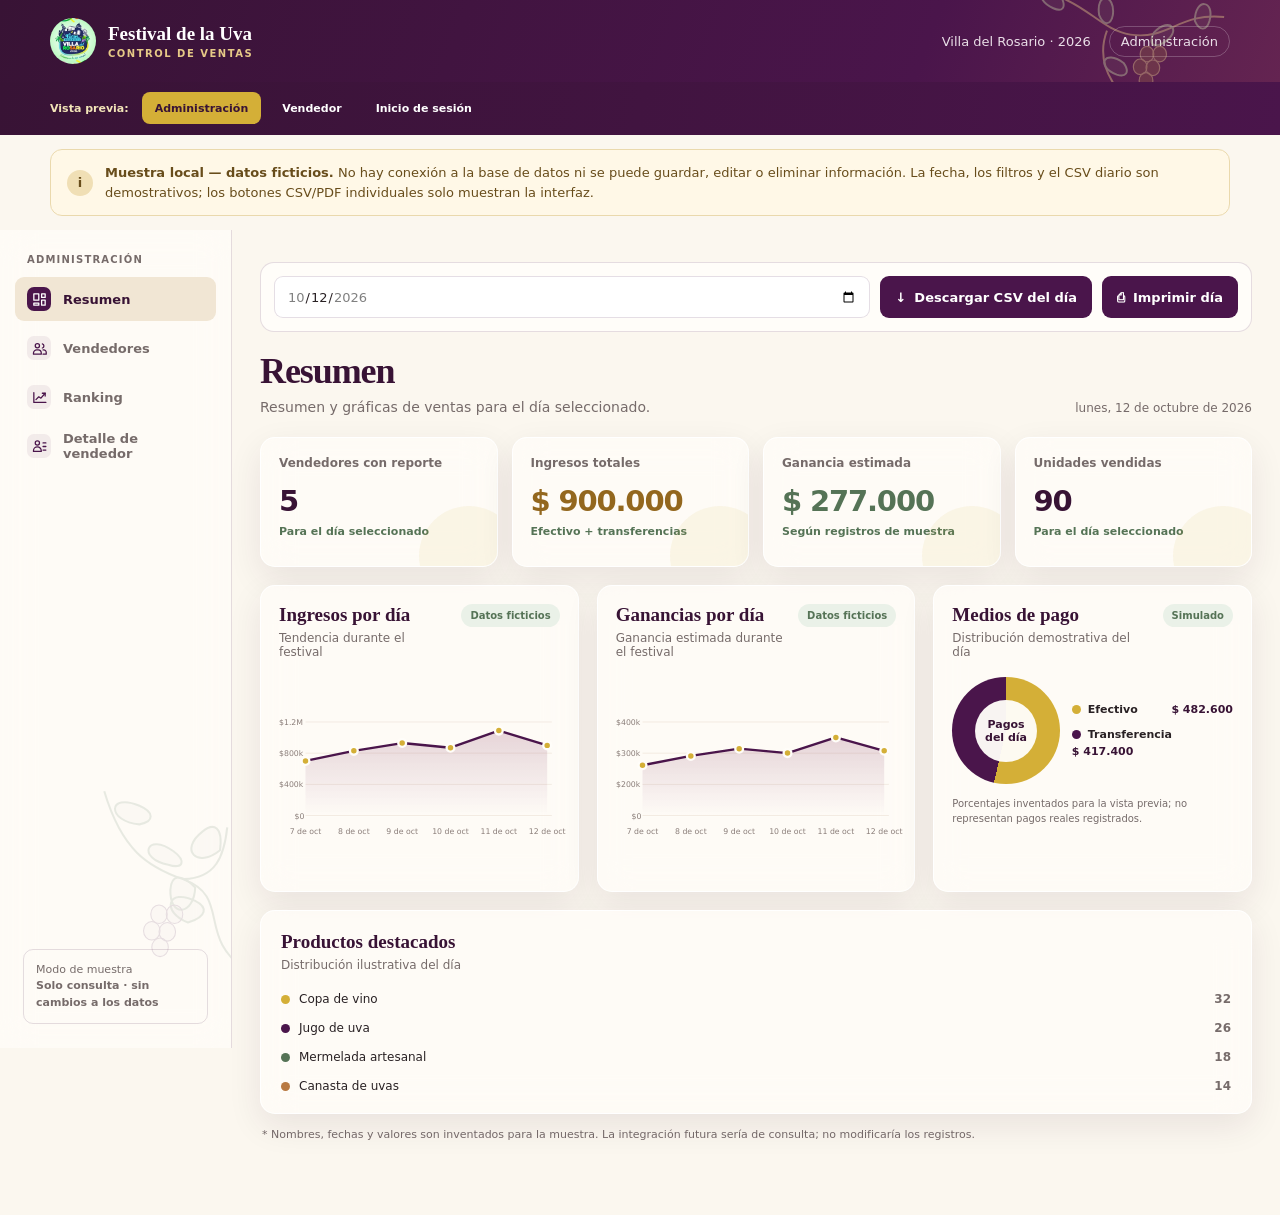
<file: public/muestra-mejoras.html>
<!DOCTYPE html>
<html lang="es">
<head>
  <meta charset="UTF-8">
  <meta name="viewport" content="width=device-width, initial-scale=1.0">
  <meta name="theme-color" content="#381335">
  <title>Muestra de mejoras · Festival de la Uva</title>
  <style>
    :root {
      color-scheme: light;
      --wine: #381335;
      --wine-soft: #4A154B;
      --gold: #D4AF37;
      --green: #557356;
      --cream: #fbf7ef;
      --paper: #fffdf9;
      --ink: #292124;
      --muted: #766b6a;
      --line: rgba(74, 21, 75, .14);
      --shadow: 0 12px 34px rgba(56, 19, 53, .09);
    }

    * { box-sizing: border-box; }
    body {
      min-width: 320px;
      margin: 0;
      color: var(--ink);
      background: var(--cream);
      font-family: system-ui, -apple-system, "Segoe UI", sans-serif;
      -webkit-font-smoothing: antialiased;
    }

    button, select, input { font: inherit; }
    button { cursor: pointer; }
    .topbar {
      position: relative;
      display: flex;
      align-items: center;
      justify-content: space-between;
      gap: 20px;
      min-height: 82px;
      padding: 14px max(24px, calc((100vw - 1180px) / 2));
      color: white;
      background: linear-gradient(110deg, #381335, #4A154B 72%, #642451);
      overflow: hidden;
    }
    .brand { display: flex; align-items: center; gap: 12px; }
    .brand img { width: 46px; height: 46px; border-radius: 50%; object-fit: cover; }
    .brand-name { font-family: Georgia, serif; font-size: 19px; font-weight: 700; }
    .brand-caption { margin-top: 3px; color: #e6c987; font-size: 10px; font-weight: 800; letter-spacing: .15em; text-transform: uppercase; }
    .topbar-right { display: flex; align-items: center; gap: 18px; color: #eadfe8; font-size: 13px; }
    .role { padding: 7px 11px; border: 1px solid rgba(255,255,255,.22); border-radius: 20px; }
    .topbar-vine { position: absolute; top: -27px; right: 4%; width: 205px; height: 132px; opacity: .42; pointer-events: none; }
    .topbar-vine path, .topbar-vine ellipse { fill: none; stroke: #e6c987; stroke-width: 2; }
    .topbar-vine .vine-leaf { fill: rgba(183,207,160,.16); stroke: #c5d1a4; }
    .topbar-vine .grape { fill: rgba(212,175,55,.36); stroke: #e6c987; stroke-width: 1.2; }
    .preview-switcher { display: flex; align-items: center; gap: 8px; padding: 10px max(18px, calc((100vw - 1180px) / 2)); border-bottom: 1px solid var(--line); background: linear-gradient(100deg,#381335,#4A154B); }
    .preview-label { margin-right: 5px; color: #f2e4b8; font-size: 11px; font-weight: 700; }
    .preview-button { min-height: 32px; padding: 0 12px; border: 1px solid transparent; border-radius: 8px; color: white; background: transparent; font-size: 11px; font-weight: 700; }
    .preview-button:hover { border-color: rgba(255,255,255,.3); background: rgba(255,255,255,.1); }
    .preview-button.active { color: #381335; background: #D4AF37; }
    .app-layout { display: grid; grid-template-columns: 232px minmax(0, 1fr); min-height: calc(100vh - 82px); }
    .sidebar { position: sticky; top: 0; display: flex; height: calc(100vh - 82px); min-height: 420px; flex-direction: column; padding: 24px 15px; overflow: hidden; border-right: 1px solid var(--line); background: rgba(255,253,249,.76); backdrop-filter: blur(16px); }
    .sidebar-label { margin: 0 12px 12px; color: var(--muted); font-size: 10px; font-weight: 800; letter-spacing: .12em; text-transform: uppercase; }
    .sidebar-vine { position: absolute; right: -20px; bottom: 70px; width: 155px; opacity: .13; pointer-events: none; }
    .sidebar-vine path, .sidebar-vine ellipse { fill: none; stroke: var(--green); stroke-width: 2; }
    .sidebar-vine .leaf { fill: rgba(85,115,86,.12); }
    .sidebar-vine .berry { fill: rgba(100,36,81,.16); stroke: var(--wine-soft); stroke-width: 1; }
    main { width: min(1180px, calc(100% - 56px)); margin: 32px auto 60px; }
    .demo-banner {
      display: flex;
      align-items: center;
      gap: 12px;
      width: min(1180px, calc(100% - 32px));
      margin: 14px auto;
      padding: 13px 16px;
      border: 1px solid #ead9ad;
      border-radius: 12px;
      color: #684d1b;
      background: rgba(255,248,230,.92);
      backdrop-filter: blur(14px);
      font-size: 13px;
      line-height: 1.5;
    }
    .demo-icon { display: grid; width: 26px; height: 26px; flex: 0 0 auto; place-items: center; border-radius: 50%; background: #f0dfb5; font-weight: 800; }
    .heading { display: flex; align-items: end; justify-content: space-between; gap: 18px; margin-bottom: 22px; }
    h1, h2, h3, p { margin: 0; }
    h1, h2, h3 { color: var(--wine); font-family: Georgia, serif; }
    h1 { font-size: clamp(27px, 4vw, 36px); letter-spacing: -.03em; }
    .subtitle { margin-top: 7px; color: var(--muted); font-size: 14px; }
    .date-stamp { color: var(--muted); font-size: 12px; white-space: nowrap; }
    .toolbar {
      display: flex;
      align-items: center;
      flex-wrap: wrap;
      gap: 10px;
      margin-bottom: 18px;
      padding: 13px;
      border: 1px solid var(--line);
      border-radius: 14px;
      background: var(--paper);
    }
    .field { position: relative; flex: 1 1 210px; }
    .field input, .toolbar select {
      width: 100%;
      min-height: 42px;
      padding: 0 12px;
      border: 1px solid var(--line);
      border-radius: 9px;
      outline: none;
      color: var(--ink);
      background: white;
      font-size: 13px;
    }
    .field input:focus, .toolbar select:focus { border-color: var(--gold); box-shadow: 0 0 0 3px rgba(212,175,55,.15); }
    .toolbar select { flex: 0 1 205px; }
    .button {
      display: inline-flex;
      min-height: 42px;
      align-items: center;
      justify-content: center;
      gap: 8px;
      padding: 0 15px;
      border: 0;
      border-radius: 9px;
      color: white;
      background: var(--wine-soft);
      font-size: 13px;
      font-weight: 700;
      transition: transform .15s ease, background .15s ease;
    }
    .button:hover { transform: translateY(-1px); background: var(--wine); }
    .main-nav { display: grid; gap: 5px; }
    .nav-button { display: flex; width: 100%; min-height: 44px; align-items: center; gap: 12px; padding: 0 12px; border: 0; border-radius: 9px; color: var(--muted); background: transparent; font-size: 13px; font-weight: 700; text-align: left; }
    .nav-button:hover { color: var(--wine); background: #f8f2e9; }
    .nav-button.active { color: var(--wine); background: #f1e6d4; }
    .nav-icon { display: grid; width: 24px; height: 24px; flex: 0 0 auto; place-items: center; border-radius: 7px; color: var(--wine-soft); background: rgba(100,36,81,.08); }
    .nav-icon svg { width: 17px; height: 17px; fill: none; stroke: currentColor; stroke-linecap: round; stroke-linejoin: round; stroke-width: 1.8; }
    .nav-button.active .nav-icon { color: white; background: var(--wine-soft); }
    .nav-button.active .nav-icon svg { animation: icon-float 2.2s ease-in-out infinite; }
    .nav-button:hover .nav-icon svg { animation: icon-bounce .45s ease both; }
    @keyframes icon-float { 0%, 100% { transform: translateY(0); } 50% { transform: translateY(-2px); } }
    @keyframes icon-bounce { 0%, 100% { transform: translateY(0) scale(1); } 45% { transform: translateY(-3px) scale(1.08); } }
    .sidebar-note { margin: auto 8px 0; padding: 12px; border: 1px solid var(--line); border-radius: 10px; color: var(--muted); font-size: 11px; line-height: 1.5; }
    .page-view[hidden] { display: none; }
    .preview-surface[hidden] { display: none !important; }
    .view-heading { margin-bottom: 18px; }
    .stats { display: grid; grid-template-columns: repeat(4, minmax(0, 1fr)); gap: 14px; margin-bottom: 18px; }
    .stat, .panel { border: 1px solid rgba(255,255,255,.86); border-radius: 15px; background: rgba(255,253,249,.76); backdrop-filter: blur(16px); box-shadow: var(--shadow); }
    .stat { position: relative; min-height: 130px; padding: 18px; overflow: hidden; }
    .stat::after { position: absolute; right: -22px; bottom: -40px; width: 100px; height: 100px; border-radius: 50%; background: rgba(212,175,55,.09); content: ""; }
    .stat-label { color: var(--muted); font-size: 12px; font-weight: 600; }
    .stat-value { margin-top: 14px; color: var(--wine); font-size: clamp(20px, 2.6vw, 29px); font-weight: 800; letter-spacing: -.04em; }
    .stat-note { margin-top: 7px; color: var(--green); font-size: 11px; font-weight: 700; }
    .stat:nth-child(2) .stat-value { color: #93671e; }
    .stat:nth-child(3) .stat-value { color: var(--green); }
    .content-grid { display: grid; grid-template-columns: minmax(0, 1.55fr) minmax(260px, .85fr); gap: 18px; }
    .dashboard-charts { grid-template-columns: repeat(3,minmax(0,1fr)); }
    .dashboard-charts > .panel { min-width: 0; padding: 18px; }
    .panel { padding: 20px; }
    .panel-head { display: flex; align-items: start; justify-content: space-between; gap: 12px; margin-bottom: 18px; }
    h2 { font-size: 19px; }
    h3 { font-size: 18px; }
    .panel-note { margin-top: 5px; color: var(--muted); font-size: 12px; }
    .updated-pill { padding: 6px 9px; border-radius: 20px; color: var(--green); background: #eaf1e8; font-size: 10px; font-weight: 800; white-space: nowrap; }
    .seller-list { display: grid; gap: 15px; }
    .seller { display: grid; grid-template-columns: 30px minmax(0, 1fr) auto; align-items: center; gap: 11px; }
    .rank { display: grid; width: 29px; height: 29px; place-items: center; border-radius: 9px; color: var(--wine-soft); background: #f4ebf1; font-size: 12px; font-weight: 800; }
    .seller-meta { display: flex; align-items: center; justify-content: space-between; gap: 8px; margin-bottom: 7px; }
    .seller-name { overflow: hidden; font-size: 13px; font-weight: 700; text-overflow: ellipsis; white-space: nowrap; }
    .seller-units { color: var(--muted); font-size: 11px; white-space: nowrap; }
    .progress { height: 6px; overflow: hidden; border-radius: 9px; background: #f1e6d4; }
    .progress span { display: block; height: 100%; border-radius: inherit; background: linear-gradient(90deg, var(--gold), var(--wine-soft)); }
    .seller-total { color: var(--wine); font-size: 12px; font-weight: 800; white-space: nowrap; }
    .trend-wrap { height: 196px; }
    .trend-wrap svg { width: 100%; height: 100%; overflow: visible; }
    .chart-grid { stroke: #eee6dc; stroke-width: 1; }
    .chart-line { fill: none; stroke: var(--wine-soft); stroke-linecap: round; stroke-linejoin: round; stroke-width: 3; }
    .chart-area { fill: url(#areaFill); }
    .chart-dot { fill: var(--gold); stroke: var(--paper); stroke-width: 3; }
    .chart-label { fill: #8a7d79; font-family: system-ui, sans-serif; font-size: 10px; }
    .product-list { display: grid; gap: 15px; margin-top: 20px; }
    .product-row { display: flex; align-items: center; justify-content: space-between; gap: 10px; font-size: 12px; }
    .product-label { display: flex; align-items: center; gap: 9px; }
    .product-dot { width: 9px; height: 9px; border-radius: 50%; background: var(--gold); }
    .product-row:nth-child(2) .product-dot { background: var(--wine-soft); }
    .product-row:nth-child(3) .product-dot { background: var(--green); }
    .product-row:nth-child(4) .product-dot { background: #b87942; }
    .product-qty { color: var(--muted); font-weight: 700; }
    .table-panel { margin-top: 18px; padding: 0; overflow: hidden; }
    .table-title { padding: 18px 20px; }
    .table-scroll { overflow-x: auto; }
    table { width: 100%; border-collapse: collapse; text-align: left; white-space: nowrap; }
    th { padding: 11px 20px; color: var(--muted); background: #f8f2e9; font-size: 10px; letter-spacing: .07em; text-transform: uppercase; }
    td { padding: 13px 20px; border-top: 1px solid var(--line); font-size: 12px; }
    td:first-child { font-weight: 700; }
    .empty { padding: 25px; color: var(--muted); text-align: center; font-size: 13px; }
    .export-actions { display: flex; align-items: center; gap: 6px; }
    .export-button { display: inline-flex; min-height: 32px; align-items: center; justify-content: center; padding: 0 10px; border: 1px solid rgba(74,21,75,.24); border-radius: 8px; color: #4A154B; background: rgba(255,255,255,.88); font-size: 11px; font-weight: 800; white-space: nowrap; }
    .export-button.pdf { border-color: rgba(212,175,55,.65); color: #381335; background: rgba(212,175,55,.28); }
    .export-button:hover { border-color: #D4AF37; box-shadow: 0 3px 10px rgba(56,19,53,.12); }
    .export-hint { margin: 0 20px 14px; color: var(--muted); font-size: 10px; }
    .payment-content { display: grid; grid-template-columns: minmax(90px, .8fr) minmax(0,1.2fr); align-items: center; gap: 12px; }
    .payment-donut { display: grid; width: min(100%,140px); aspect-ratio: 1; margin: auto; place-items: center; border-radius: 50%; background: conic-gradient(var(--gold) 0 var(--cash-percent,62%), var(--wine-soft) var(--cash-percent,62%) 100%); }
    .payment-hole { display: grid; width: 58%; aspect-ratio: 1; place-items: center; border-radius: 50%; color: var(--wine); background: rgba(255,253,249,.96); font-size: 11px; font-weight: 800; text-align: center; }
    .payment-legend { display: grid; gap: 12px; }
    .payment-row { display: flex; flex-wrap: wrap; justify-content: space-between; gap: 4px 8px; font-size: 11px; }
    .payment-label { display: inline-flex; align-items: center; gap: 7px; font-weight: 700; }
    .payment-dot { width: 9px; height: 9px; border-radius: 50%; background: var(--gold); }
    .payment-row.transfer .payment-dot { background: var(--wine-soft); }
    .payment-value { color: var(--wine); font-weight: 800; }
    .mock-chart-note { margin-top: 13px; color: var(--muted); font-size: 10px; line-height: 1.45; }
    .footnote { margin: 14px 2px; color: var(--muted); font-size: 11px; }
    .vendor-preview { min-height: calc(100vh - 130px); padding: 32px max(22px, calc((100vw - 950px) / 2)); background: var(--cream); }
    .vendor-preview-head { position: relative; margin-bottom: 22px; padding: 28px; overflow: hidden; border-radius: 17px; color: white; background: linear-gradient(115deg, var(--wine), #642451); }
    .vendor-preview-head h1 { color: white; }
    .vendor-preview-head .subtitle { color: #eadfe8; }
    .vendor-head-art { position: absolute; top: -5px; right: 20px; width: 160px; height: 135px; opacity: .7; }
    .vendor-head-art path, .vendor-head-art ellipse { fill: none; stroke: #e6c987; stroke-width: 2; }
    .vendor-head-art .leaf { fill: rgba(183,207,160,.15); stroke: #c5d1a4; }
    .vendor-head-art .berry { fill: rgba(212,175,55,.45); stroke: #e6c987; stroke-width: 1.2; }
    .vendor-tabs { display: flex; gap: 7px; margin-bottom: 18px; padding: 7px; overflow-x: auto; border: 1px solid var(--line); border-radius: 12px; background: var(--paper); }
    .vendor-tab { padding: 10px 14px; border-radius: 8px; color: var(--muted); font-size: 12px; font-weight: 700; white-space: nowrap; }
    .vendor-tab.active { color: var(--wine); background: #f1e6d4; }
    .vendor-card { position: relative; }
    .vendor-card::after { position: absolute; right: 12px; bottom: 8px; color: rgba(85,115,86,.16); font-family: Georgia,serif; font-size: 64px; content: "❧"; pointer-events: none; }
    .login-preview { min-height: calc(100vh - 130px); display: grid; place-items: center; padding: 30px; overflow: hidden; background: radial-gradient(ellipse at 14% 82%, rgba(212,175,55,.16), transparent 30%), radial-gradient(ellipse at 84% 20%, rgba(131,72,127,.28), transparent 42%), linear-gradient(125deg, #260d29, #381335 48%, #4A154B); }
    .login-card { display: grid; width: min(960px, 100%); min-height: 510px; grid-template-columns: 1.08fr .92fr; overflow: hidden; border: 1px solid rgba(255,255,255,.58); border-radius: 22px; background: var(--paper); box-shadow: 0 28px 80px rgba(0,0,0,.28); }
    .login-art { position: relative; z-index: 1; display: flex; min-width: 0; min-height: 510px; flex-direction: column; padding: 27px 34px 20px; overflow: hidden; color: var(--wine); background: #faf9f1; }
    .login-art::before, .login-art::after { content: none; }
    .login-brand, .login-copy, .church-art { position: relative; z-index: 2; }
    .login-brand { display: flex; align-items: center; gap: 10px; }
    .login-brand img { width: 40px; height: 40px; border: 1px solid rgba(74,21,75,.13); border-radius: 50%; object-fit: cover; }
    .login-brand span { color: #776746; font-size: 9px; font-weight: 800; letter-spacing: .11em; text-transform: uppercase; }
    .login-brand strong { display: block; margin-top: 3px; color: var(--wine); font-family: Georgia,serif; font-size: 17px; letter-spacing: 0; text-transform: none; }
    .login-copy { max-width: 440px; margin: auto 0 0; padding-bottom: 5px; }
    .login-copy h1 { color: var(--wine); font-family: Georgia,serif; font-size: clamp(20px,2.2vw,25px); font-style: italic; font-weight: 400; line-height: 1.35; }
    .login-copy p { max-width: 295px; margin-top: 8px; color: #79766d; font-size: 11px; line-height: 1.5; }
    .grape-art { position: absolute; z-index: 2; top: 7px; right: 12px; width: 112px; height: 170px; opacity: .82; filter: drop-shadow(0 4px 4px rgba(67,45,21,.1)); pointer-events: none; }
    .grape-art .vine { fill: none; stroke: #68764b; stroke-width: 3; stroke-linecap: round; }
    .grape-art .leaf { fill: #778550; stroke: #9a9a5e; stroke-width: 1.4; }
    .grape-art .leaf-light { fill: #a6a06a; }
    .grape-art .berry { fill: url(#goldGrape); stroke: #b49145; stroke-width: 1; }
    .grape-art .berry-shine { fill: rgba(255,255,232,.68); stroke: none; }
    .church-art { display: block; width: 100%; height: 175px; margin-top: 5px; border-radius: 4px; object-fit: cover; object-position: center 43%; opacity: .48; mix-blend-mode: multiply; mask-image: linear-gradient(to bottom, transparent, #000 15%, #000 82%, transparent); }
    .login-form { position: relative; display: flex; min-width: 0; flex-direction: column; justify-content: center; padding: 42px clamp(28px,4.5vw,56px); overflow: hidden; color: white; background: linear-gradient(145deg,#381335,#441744 68%,#381335); }
    .login-form::before { content: none; }
    .login-form h2, .login-form .subtitle, .login-form label, .login-form input, .login-form .button, .login-caption { position: relative; z-index: 1; }
    .login-form h2 { color: white; font-size: 26px; }
    .login-form .subtitle { margin: 7px 0 24px; color: rgba(255,255,255,.82); font-size: 12px; line-height: 1.5; }
    .login-form label { margin: 0 0 6px; color: rgba(255,255,255,.94); font-size: 11px; font-weight: 700; }
    .login-form input { min-height: 43px; margin-bottom: 15px; padding: 0 12px; border: 1px solid rgba(255,255,255,.75); border-radius: 9px; color: var(--ink); background: rgba(255,255,255,.97); box-shadow: 0 4px 15px rgba(24,8,25,.12); }
    .login-form input::placeholder { color: #a9a4a8; }
    .login-form .button { width: 100%; min-height: 42px; margin-top: 2px; border: 1px solid rgba(212,175,55,.55); color: #fff; background: linear-gradient(100deg,#381335,#2a0f2d); box-shadow: 0 8px 18px rgba(16,5,18,.2); }
    .login-form .button:hover { background: linear-gradient(100deg,#4A154B,#381335); }
    .login-caption { margin-top: 14px; color: rgba(255,255,255,.7); font-size: 9px; line-height: 1.5; text-align: center; }
    @media print {
      body { background: white; }
      .topbar { min-height: 56px; padding: 10px 20px; color: var(--ink); background: white; border-bottom: 2px solid var(--wine); }
      .brand-name, h1, h2, h3 { color: var(--wine); }
      .brand-caption, .topbar-date, .role, .demo-banner, .sidebar, .toolbar, .footnote, .updated-pill, .preview-switcher, .topbar-vine { display: none !important; }
      .app-layout { display: block; min-height: 0; }
      main { width: 100%; margin: 18px 0; }
      .page-view[hidden] { display: none !important; }
      #view-dashboard, #view-vendedores { display: block !important; }
      .stat, .panel { break-inside: avoid; box-shadow: none; }
      .table-panel { overflow: visible; }
      .table-scroll { overflow: visible; }
      th, td { padding: 8px 10px; }
      .content-grid { grid-template-columns: 1fr 1fr; }
      button { display: none !important; }
    }
    @media (max-width: 820px) {
      .app-layout { grid-template-columns: 190px minmax(0, 1fr); }
      .sidebar { padding-right: 10px; padding-left: 10px; }
      main { width: calc(100% - 32px); }
      .stats { grid-template-columns: repeat(2, minmax(0, 1fr)); }
      .content-grid { grid-template-columns: 1fr; }
      .dashboard-charts { grid-template-columns: repeat(2,minmax(0,1fr)); }
      .dashboard-charts > .panel:last-child { grid-column: 1 / -1; }
    }
    @media (max-width: 520px) {
      .topbar { min-height: 70px; padding: 12px 16px; }
      .brand img { width: 40px; height: 40px; }
      .brand-name { font-size: 16px; }
      .brand-caption { font-size: 8px; }
      .topbar-right { gap: 0; font-size: 11px; }
      .role { padding: 6px 8px; }
      .topbar-date { display: none; }
      .app-layout { display: block; min-height: 0; }
      .sidebar { position: sticky; z-index: 2; top: 0; height: auto; min-height: 0; padding: 10px 12px; border-right: 0; border-bottom: 1px solid var(--line); }
      .sidebar-vine { display: none; }
      .sidebar-label, .sidebar-note { display: none; }
      .main-nav { display: flex; gap: 5px; overflow-x: auto; }
      .nav-button { width: auto; min-height: 40px; flex: 0 0 auto; gap: 7px; padding: 0 10px; font-size: 12px; }
      .nav-icon { width: 21px; height: 21px; }
      main { width: calc(100% - 30px); margin: 18px auto 38px; }
      .demo-banner { align-items: start; font-size: 12px; }
      .heading { align-items: start; flex-direction: column; }
      .stats { gap: 10px; }
      .stat { min-height: 112px; padding: 14px; }
      .stat-value { margin-top: 12px; font-size: 21px; }
      .stat-label { font-size: 11px; }
      .toolbar { align-items: stretch; }
      .field, .toolbar select, .button { flex: 1 1 100%; }
      .export-actions { flex-wrap: wrap; }
      .export-actions .export-button { flex: 1 1 auto; }
      .panel { padding: 16px; }
      .dashboard-charts { grid-template-columns: minmax(0,1fr); }
      .dashboard-charts > .panel:last-child { grid-column: auto; }
      .table-title { padding: 16px; }
      th, td { padding-right: 14px; padding-left: 14px; }
      .preview-switcher { gap: 4px; padding: 8px 10px; overflow-x: auto; }
      .preview-label { display: none; }
      .preview-button { flex: 0 0 auto; padding: 0 9px; }
      .topbar-vine { right: -65px; opacity: .25; }
      .login-preview { min-height: calc(100vh - 120px); padding: 16px; }
      .login-card { grid-template-columns: 1fr; }
      .login-art { min-height: 330px; padding: 19px 22px 8px; }
      .grape-art { top: 0; right: 4%; width: 100px; height: 150px; }
      .login-copy { max-width: 250px; margin-top: auto; padding-top: 45px; }
      .login-copy h1 { font-size: 21px; }
      .login-copy p { max-width: 245px; font-size: 11px; }
      .church-art { width: 100%; height: 90px; margin-top: 0; object-position: center 43%; opacity: .42; }
      .login-form { padding: 29px 24px; }
      .vendor-preview { padding: 20px 15px; }
    }
    @media (prefers-reduced-motion: reduce) {
      *, *::before, *::after { scroll-behavior: auto !important; transition-duration: .01ms !important; }
      .nav-button.active .nav-icon svg, .nav-button:hover .nav-icon svg { animation: none; }
    }
    .topbar[hidden], .app-layout[hidden], .preview-surface[hidden] { display: none !important; }
  </style>
</head>
<body>
  <header class="topbar" id="mainHeader">
    <div class="brand">
      <img src="assets/images/logo.jpg" alt="Logo Feria de la Uva">
      <div><div class="brand-name">Festival de la Uva</div><div class="brand-caption">Control de ventas</div></div>
    </div>
    <div class="topbar-right"><span class="topbar-date">Villa del Rosario · 2026</span><span class="role" id="roleBadge">Administración</span></div>
    <svg class="topbar-vine" viewBox="0 0 210 135" aria-hidden="true">
      <path d="M6 18c54 4 69 40 103 45 39 6 50-23 96-18M85 59c-9 24-3 45 16 66"/>
      <path class="vine-leaf" d="M38 24c-20-17-30 2-8 12 9 4 14 0 8-12zm39 19c-4-24 17-22 14 0-2 10-9 12-14 0zm56 18c17-18 30-1 9 11-9 5-15 1-9-11zm42-12c0-24 21-22 15 0-3 10-10 11-15 0zM102 92c-20-15-29 4-7 12 9 3 14-2 7-12zm-2 28c13-14 26 1 8 10-8 4-13 0-8-10z"/>
      <ellipse class="grape" cx="126" cy="83" rx="7" ry="8"/><ellipse class="grape" cx="139" cy="83" rx="7" ry="8"/><ellipse class="grape" cx="119" cy="96" rx="7" ry="8"/><ellipse class="grape" cx="132" cy="97" rx="7" ry="8"/><ellipse class="grape" cx="125" cy="110" rx="7" ry="8"/>
    </svg>
  </header>

  <div class="preview-switcher" role="group" aria-label="Elegir pantalla de muestra">
    <span class="preview-label">Vista previa:</span>
    <button class="preview-button active" type="button" data-mode="admin">Administración</button>
    <button class="preview-button" type="button" data-mode="vendor">Vendedor</button>
    <button class="preview-button" type="button" data-mode="login">Inicio de sesión</button>
  </div>

  <div class="demo-banner" role="note">
    <span class="demo-icon" aria-hidden="true">i</span>
    <span><strong>Muestra local — datos ficticios.</strong> No hay conexión a la base de datos ni se puede guardar, editar o eliminar información. La fecha, los filtros y el CSV diario son demostrativos; los botones CSV/PDF individuales solo muestran la interfaz.</span>
  </div>

  <div class="app-layout">
    <aside class="sidebar">
      <div class="sidebar-label">Administración</div>
      <nav class="main-nav" aria-label="Menú de administración">
        <button class="nav-button active" type="button" data-view="dashboard" aria-current="page"><span class="nav-icon" aria-hidden="true"><svg viewBox="0 0 24 24"><path d="M4 13h7V4H4zM15 20h5v-7h-5zM15 9h5V4h-5zM4 20h7v-3H4z"/></svg></span>Resumen</button>
        <button class="nav-button" type="button" data-view="vendedores"><span class="nav-icon" aria-hidden="true"><svg viewBox="0 0 24 24"><circle cx="9" cy="8" r="3"/><path d="M3.5 20v-1.5A4.5 4.5 0 0 1 8 14h2a4.5 4.5 0 0 1 4.5 4.5V20zM16 5.5a3 3 0 0 1 0 5.8M17 14h1a3.5 3.5 0 0 1 3.5 3.5V20H17"/></svg></span>Vendedores</button>
        <button class="nav-button" type="button" data-view="ranking"><span class="nav-icon" aria-hidden="true"><svg viewBox="0 0 24 24"><path d="M4 19V5M4 19h17M7 15l4-4 3 2 6-7"/><path d="M16 6h4v4"/></svg></span>Ranking</button>
        <button class="nav-button" type="button" data-view="detalle"><span class="nav-icon" aria-hidden="true"><svg viewBox="0 0 24 24"><circle cx="9" cy="7" r="3"/><path d="M3.5 19v-1a5.5 5.5 0 0 1 11 0v1zM17 7h4M17 12h4M17 17h4"/></svg></span>Detalle de vendedor</button>
      </nav>
      <div class="sidebar-note">Modo de muestra<br><strong>Solo consulta · sin cambios a los datos</strong></div>
      <svg class="sidebar-vine" viewBox="0 0 150 190" aria-hidden="true">
        <path d="M147 183C96 151 132 111 84 94 50 82 25 66 8 9M85 94c31-1 39-22 42-50"/>
        <path class="leaf" d="M42 41C10 38 11 10 42 23c14 6 15 15 0 18zm28 39C39 74 49 48 75 67c12 9 10 18-5 13zm26 22c-1 27-25 30-24 2 1-13 9-17 24-2zm24-36c-22 18-40 0-17-18 11-9 20-5 17 18zm-31 70c-26-10-20-34 7-21 12 6 12 15-7 21z"/>
        <ellipse class="berry" cx="61" cy="128" rx="8" ry="9"/><ellipse class="berry" cx="76" cy="128" rx="8" ry="9"/><ellipse class="berry" cx="54" cy="144" rx="8" ry="9"/><ellipse class="berry" cx="69" cy="145" rx="8" ry="9"/><ellipse class="berry" cx="62" cy="160" rx="8" ry="9"/>
      </svg>
    </aside>

  <main>
    <div class="toolbar" aria-label="Acciones del reporte diario">
      <label class="field"><input id="reportDate" type="date" min="2026-10-07" max="2026-10-12" value="2026-10-12" aria-label="Elegir día del reporte"></label>
      <button class="button" id="exportCsv" type="button"><span aria-hidden="true">↓</span> Descargar CSV del día</button>
      <button class="button" id="printReport" type="button"><span aria-hidden="true">⎙</span> Imprimir día</button>
    </div>

    <section class="page-view" id="view-dashboard" data-page="dashboard" aria-labelledby="dashboard-title">
      <div class="heading">
        <div><h1 id="dashboard-title">Resumen</h1><p class="subtitle">Resumen y gráficas de ventas para el día seleccionado.</p></div>
        <div class="date-stamp" id="dashboardDate"></div>
      </div>
      <div class="stats" aria-live="polite">
        <article class="stat"><div class="stat-label">Vendedores con reporte</div><div class="stat-value" id="salesTotal">—</div><div class="stat-note">Para el día seleccionado</div></article>
        <article class="stat"><div class="stat-label">Ingresos totales</div><div class="stat-value" id="incomeTotal">—</div><div class="stat-note">Efectivo + transferencias</div></article>
        <article class="stat"><div class="stat-label">Ganancia estimada</div><div class="stat-value" id="profitTotal">—</div><div class="stat-note">Según registros de muestra</div></article>
        <article class="stat"><div class="stat-label">Unidades vendidas</div><div class="stat-value" id="unitsTotal">—</div><div class="stat-note">Para el día seleccionado</div></article>
      </div>
      <div class="content-grid dashboard-charts">
        <section class="panel" aria-labelledby="trend-title">
          <div class="panel-head"><div><h2 id="trend-title">Ingresos por día</h2><p class="panel-note">Tendencia durante el festival</p></div><span class="updated-pill">Datos ficticios</span></div>
          <div class="trend-wrap">
            <svg viewBox="0 0 360 180" role="img" aria-label="Gráfica de tendencia de ingresos">
              <defs><linearGradient id="areaFill" x1="0" x2="0" y1="0" y2="1"><stop offset="0%" stop-color="#84345d" stop-opacity=".2"/><stop offset="100%" stop-color="#84345d" stop-opacity="0"/></linearGradient></defs>
              <line class="chart-grid" x1="34" y1="22" x2="350" y2="22"/><line class="chart-grid" x1="34" y1="62" x2="350" y2="62"/><line class="chart-grid" x1="34" y1="102" x2="350" y2="102"/><line class="chart-grid" x1="34" y1="142" x2="350" y2="142"/>
              <text class="chart-label" x="0" y="26">$1.2M</text><text class="chart-label" x="0" y="66">$800k</text><text class="chart-label" x="0" y="106">$400k</text><text class="chart-label" x="20" y="146">$0</text>
              <path class="chart-area" id="trendArea"></path><path class="chart-line" id="trendLine"></path>
              <g id="trendDots"></g><g id="trendLabels"></g>
            </svg>
          </div>
        </section>
        <section class="panel" aria-labelledby="profit-trend-title">
          <div class="panel-head"><div><h2 id="profit-trend-title">Ganancias por día</h2><p class="panel-note">Ganancia estimada durante el festival</p></div><span class="updated-pill">Datos ficticios</span></div>
          <div class="trend-wrap">
            <svg viewBox="0 0 360 180" role="img" aria-label="Gráfica demostrativa de ganancias por día">
              <defs><linearGradient id="profitAreaFill" x1="0" x2="0" y1="0" y2="1"><stop offset="0%" stop-color="#D4AF37" stop-opacity=".26"/><stop offset="100%" stop-color="#D4AF37" stop-opacity="0"/></linearGradient></defs>
              <line class="chart-grid" x1="34" y1="22" x2="350" y2="22"/><line class="chart-grid" x1="34" y1="62" x2="350" y2="62"/><line class="chart-grid" x1="34" y1="102" x2="350" y2="102"/><line class="chart-grid" x1="34" y1="142" x2="350" y2="142"/>
              <text class="chart-label" x="0" y="26">$400k</text><text class="chart-label" x="0" y="66">$300k</text><text class="chart-label" x="0" y="106">$200k</text><text class="chart-label" x="20" y="146">$0</text>
              <path class="chart-area" id="profitArea" fill="url(#profitAreaFill)"></path><path class="chart-line" id="profitLine"></path>
              <g id="profitDots"></g><g id="profitLabels"></g>
            </svg>
          </div>
        </section>
        <section class="panel" aria-labelledby="payment-title">
          <div class="panel-head"><div><h2 id="payment-title">Medios de pago</h2><p class="panel-note">Distribución demostrativa del día</p></div><span class="updated-pill">Simulado</span></div>
          <div class="payment-content">
            <div class="payment-donut" id="paymentDonut" role="img" aria-label="Gráfica ilustrativa de distribución de medios de pago"><div class="payment-hole">Pagos<br>del día</div></div>
            <div class="payment-legend">
              <div class="payment-row"><span class="payment-label"><i class="payment-dot"></i>Efectivo</span><span class="payment-value" id="cashTotal">—</span></div>
              <div class="payment-row transfer"><span class="payment-label"><i class="payment-dot"></i>Transferencia</span><span class="payment-value" id="transferTotal">—</span></div>
            </div>
          </div>
          <p class="mock-chart-note">Porcentajes inventados para la vista previa; no representan pagos reales registrados.</p>
        </section>
      </div>
      <section class="panel" style="margin-top:18px" aria-labelledby="products-title">
        <div class="panel-head"><div><h2 id="products-title">Productos destacados</h2><p class="panel-note">Distribución ilustrativa del día</p></div></div>
        <div class="product-list" id="productList"></div>
      </section>
    </section>

    <section class="page-view" id="view-vendedores" data-page="vendedores" aria-labelledby="vendedores-title" hidden>
      <div class="view-heading"><h1 id="vendedores-title">Vendedores</h1><p class="subtitle">Consulta el reporte de cada vendedor en el día seleccionado.</p></div>
      <div class="toolbar"><label class="field"><input id="sellerSearch" type="search" placeholder="Buscar vendedor…" aria-label="Buscar vendedor"></label><span class="updated-pill">Solo lectura</span></div>
      <section class="panel table-panel">
        <div class="table-title"><div class="panel-head" style="margin:0"><div><h2>Reporte diario</h2><p class="panel-note" id="tableCount"></p></div></div></div>
        <div class="table-scroll"><table><thead><tr><th>Vendedor</th><th>Unidades</th><th>Ingresos</th><th>Ganancia</th><th>Reporte individual</th></tr></thead><tbody id="sellerTable"></tbody></table><div class="empty" id="emptyState" hidden>No hay vendedores que coincidan con la búsqueda.</div></div>
      </section>
      <p class="export-hint">Los botones individuales CSV/PDF son de muestra y no descargan archivos.</p>
    </section>

    <section class="page-view" id="view-ranking" data-page="ranking" aria-labelledby="ranking-title" hidden>
      <div class="view-heading"><h1 id="ranking-title">Ranking del día</h1><p class="subtitle">Vendedores ordenados por ingresos en la fecha seleccionada.</p></div>
      <section class="panel"><div class="panel-head"><div><h2>Desempeño de vendedores</h2><p class="panel-note">Comparación visual · solo consulta</p></div><span class="updated-pill">Datos ficticios</span></div><div class="seller-list" id="sellerList"></div></section>
    </section>

    <section class="page-view" id="view-detalle" data-page="detalle" aria-labelledby="detail-title" hidden>
      <div class="view-heading"><h1 id="detail-title">Detalle de vendedor</h1><p class="subtitle">Consulta el resumen individual del día elegido.</p></div>
      <div class="toolbar"><label class="field"><select id="detailSeller" aria-label="Seleccionar vendedor"></select></label><div class="export-actions" aria-label="Acciones de reporte individual (demostración)"><button class="export-button" type="button" aria-label="Descargar CSV del vendedor (solo muestra)">Descargar CSV</button><button class="export-button pdf" type="button" aria-label="Descargar PDF del vendedor (solo muestra)">Descargar PDF</button></div></div>
      <div class="stats">
        <article class="stat"><div class="stat-label">Unidades vendidas</div><div class="stat-value" id="detailUnits">—</div></article>
        <article class="stat"><div class="stat-label">Ingresos del día</div><div class="stat-value" id="detailIncome">—</div></article>
        <article class="stat"><div class="stat-label">Ganancia estimada</div><div class="stat-value" id="detailProfit">—</div></article>
        <article class="stat"><div class="stat-label">Fecha del reporte</div><div class="stat-value" id="detailDate">—</div></article>
      </div>
      <section class="panel"><div class="panel-head"><div><h2>Productos vendidos</h2><p class="panel-note">Desglose demostrativo por producto</p></div></div><div class="table-scroll"><table><thead><tr><th>Producto</th><th>Unidades</th><th>Ingreso estimado</th></tr></thead><tbody id="detailProducts"></tbody></table></div></section>
      <p class="export-hint">Los botones individuales CSV/PDF son elementos visuales; no ejecutan una descarga.</p>
    </section>
    <p class="footnote">* Nombres, fechas y valores son inventados para la muestra. La integración futura sería de consulta; no modificaría los registros.</p>
  </main>
  </div>

  <section class="preview-surface vendor-preview" id="vendorPreview" hidden aria-labelledby="vendorPreviewTitle">
    <div class="vendor-preview-head">
      <h1 id="vendorPreviewTitle">¡Hola, María Fernanda!</h1>
      <p class="subtitle">Consulta de ejemplo para el puesto de vinos.</p>
      <svg class="vendor-head-art" viewBox="0 0 170 140" aria-hidden="true">
        <path d="M4 20c51 8 58 45 95 41 27-3 34-26 67-19M87 61c-15 23-7 48 9 67"/>
        <path class="leaf" d="M27 23C10 6 2 25 22 31c9 2 13-1 5-8zm53 31c-6-22 15-24 16-3 0 11-7 14-16 3zm52 1c17-18 28 0 7 11-9 4-14 0-7-11zm-33 37c-20-14-28 4-6 12 9 3 13-2 6-12z"/>
        <ellipse class="berry" cx="111" cy="83" rx="7" ry="8"/><ellipse class="berry" cx="124" cy="83" rx="7" ry="8"/><ellipse class="berry" cx="104" cy="97" rx="7" ry="8"/><ellipse class="berry" cx="117" cy="98" rx="7" ry="8"/><ellipse class="berry" cx="110" cy="111" rx="7" ry="8"/>
      </svg>
    </div>
    <div class="vendor-tabs"><span class="vendor-tab active">Mis productos</span><span class="vendor-tab">Registro del día</span><span class="vendor-tab">Historial</span></div>
    <div class="stats">
      <article class="stat"><div class="stat-label">Ingresos de hoy</div><div class="stat-value">$ 220.000</div><div class="stat-note">Solo información de ejemplo</div></article>
      <article class="stat"><div class="stat-label">Ganancia estimada</div><div class="stat-value">$ 68.000</div><div class="stat-note">Según ventas ficticias</div></article>
      <article class="stat"><div class="stat-label">Unidades vendidas</div><div class="stat-value">20</div><div class="stat-note">Fecha demostrativa</div></article>
    </div>
    <section class="panel vendor-card">
      <div class="panel-head"><div><h2>Mis productos</h2><p class="panel-note">Decoración cultural aplicada a la vista del vendedor.</p></div><span class="updated-pill">Solo muestra</span></div>
      <div class="table-scroll"><table><thead><tr><th>Producto</th><th>Precio</th><th>Unidades del día</th></tr></thead><tbody><tr><td>Copa de vino</td><td>$ 10.000</td><td>8</td></tr><tr><td>Jugo de uva</td><td>$ 8.000</td><td>6</td></tr><tr><td>Mermelada artesanal</td><td>$ 12.000</td><td>4</td></tr><tr><td>Canasta de uvas</td><td>$ 15.000</td><td>2</td></tr></tbody></table></div>
    </section>
  </section>

  <section class="preview-surface login-preview" id="loginPreview" hidden aria-labelledby="loginTitle">
    <div class="login-card">
      <div class="login-art">
        <div class="login-brand"><img src="assets/images/logo.jpg" alt=""><div><span>Festival de la Uva</span><strong>Villa del Rosario</strong></div></div>
        <svg class="grape-art" viewBox="0 0 180 250" aria-hidden="true">
          <defs><radialGradient id="goldGrape" cx="32%" cy="26%"><stop offset="0" stop-color="#84613c"/><stop offset=".5" stop-color="#53304d"/><stop offset="1" stop-color="#321638"/></radialGradient></defs>
          <path class="vine" d="M95 0c1 25-11 34-2 52 8 15 21 17 25 33"/>
          <path class="leaf" d="M94 35c-28-27-54-5-26 13 14 9 25 5 26-13zm13 4c18-31 48-17 26 8-12 13-25 10-26-8zm-28 21C47 50 38 79 68 82c16 2 22-8 11-22z"/>
          <path class="leaf leaf-light" d="M89 31c-4-19 5-27 12-31 4 17 0 28-12 31z"/>
          <path class="vine" d="M94 48c-4 19-12 24-8 38m21-31c10 9 17 13 17 28m-38-7c-7 11-13 13-14 25m51-22c11 7 17 14 17 24"/>
          <circle class="berry" cx="87" cy="94" r="14"/><circle class="berry" cx="113" cy="94" r="14"/>
          <circle class="berry" cx="74" cy="119" r="14"/><circle class="berry" cx="100" cy="120" r="14"/><circle class="berry" cx="126" cy="119" r="14"/>
          <circle class="berry" cx="87" cy="145" r="14"/><circle class="berry" cx="113" cy="145" r="14"/>
          <circle class="berry" cx="100" cy="169" r="14"/>
          <circle class="berry-shine" cx="82" cy="90" r="3"/><circle class="berry-shine" cx="108" cy="90" r="3"/>
          <circle class="berry-shine" cx="69" cy="115" r="3"/><circle class="berry-shine" cx="95" cy="116" r="3"/><circle class="berry-shine" cx="121" cy="115" r="3"/>
          <circle class="berry-shine" cx="82" cy="141" r="3"/><circle class="berry-shine" cx="108" cy="141" r="3"/><circle class="berry-shine" cx="95" cy="165" r="3"/>
        </svg>
        <div class="login-copy"><h1 id="loginTitle">Los vendedores son el alma del Festival de la Uva, llevando tradición, emprendimiento y alegría a cada visitante.</h1><p>Feria de la Uva de Villa del Rosario · 2026.</p></div>
        <img class="church-art" src="assets/images/villa-del-rosario-login.png" alt="Ilustración de la iglesia histórica de Villa del Rosario con palmas">
      </div>
      <div class="login-form">
        <h2>Bienvenido</h2><p class="subtitle">Ingresa a la plataforma del festival.</p>
        <label for="previewUser">Usuario</label><input id="previewUser" type="text" placeholder="tu usuario" autocomplete="off">
        <label for="previewPassword">Contraseña</label><input id="previewPassword" type="password" placeholder="tu contraseña" autocomplete="off">
        <button class="button" type="button">Ingresar</button>
        <p class="login-caption">Vista de diseño · el formulario no inicia sesión ni envía información.</p>
      </div>
    </div>
  </section>

  <script>
    (() => {
      const names = ["María Fernanda", "Andrés Pabón", "Lucía Ramírez", "Carlos Duarte", "Valentina Rojas"];
      const products = [
        { name: "Copa de vino", price: 10000 },
        { name: "Jugo de uva", price: 8000 },
        { name: "Mermelada artesanal", price: 12000 },
        { name: "Canasta de uvas", price: 15000 }
      ];
      const daily = [
        { date: "2026-10-07", sales: [[245000, 22, 76000], [190000, 19, 59000], [140000, 17, 43000], [75000, 14, 22000], [50000, 12, 15000]] },
        { date: "2026-10-08", sales: [[250000, 23, 77000], [210000, 21, 65000], [150000, 18, 46000], [110000, 16, 34000], [110000, 15, 33000]] },
        { date: "2026-10-09", sales: [[270000, 25, 84000], [230000, 23, 71000], [170000, 20, 52000], [140000, 18, 43000], [120000, 16, 36000]] },
        { date: "2026-10-10", sales: [[240000, 22, 74000], [220000, 22, 68000], [170000, 20, 52000], [130000, 17, 40000], [110000, 15, 33000]] },
        { date: "2026-10-11", sales: [[280000, 26, 87000], [260000, 25, 80000], [210000, 23, 65000], [180000, 20, 55000], [160000, 18, 47000]] },
        { date: "2026-10-12", sales: [[220000, 20, 68000], [200000, 19, 62000], [180000, 18, 55000], [160000, 17, 49000], [140000, 16, 43000]] }
      ];
      const money = value => new Intl.NumberFormat("es-CO", { style: "currency", currency: "COP", maximumFractionDigits: 0 }).format(value);
      const number = value => new Intl.NumberFormat("es-CO").format(value);
      const reportDate = document.getElementById("reportDate");
      const search = document.getElementById("sellerSearch");
      const detailSeller = document.getElementById("detailSeller");
      const selectedDay = () => daily.find(day => day.date === reportDate.value) || { date: reportDate.value, sales: [] };
      const cashShares = [0.64, 0.42, 0.55, 0.38, 0.7];
      const sellerRows = day => day.sales.map((sale, index) => {
        const cash = Math.round(sale[0] * cashShares[index] / 100) * 100;
        return {
          name: names[index], income: sale[0], units: sale[1], profit: sale[2],
          cash, transfer: sale[0] - cash
        };
      });
      const dateLabel = date => new Date(`${date}T00:00:00`).toLocaleDateString("es-CO", { weekday: "long", day: "numeric", month: "long", year: "numeric" });

      function showView(view) {
        document.querySelectorAll("[data-page]").forEach(section => { section.hidden = section.dataset.page !== view; });
        document.querySelectorAll(".nav-button").forEach(button => {
          const active = button.dataset.view === view;
          button.classList.toggle("active", active);
          if (active) button.setAttribute("aria-current", "page");
          else button.removeAttribute("aria-current");
        });
        if (view === "detalle") renderDetail();
      }

      function render() {
        const day = selectedDay();
        const rows = sellerRows(day);
        const totals = rows.reduce((sum, row) => ({
          units: sum.units + row.units,
          income: sum.income + row.income,
          profit: sum.profit + row.profit,
          cash: sum.cash + row.cash,
          transfer: sum.transfer + row.transfer
        }), { units: 0, income: 0, profit: 0, cash: 0, transfer: 0 });
        document.getElementById("dashboardDate").textContent = dateLabel(day.date);
        document.getElementById("salesTotal").textContent = number(rows.length);
        document.getElementById("incomeTotal").textContent = money(totals.income);
        document.getElementById("profitTotal").textContent = money(totals.profit);
        document.getElementById("unitsTotal").textContent = number(totals.units);
        document.getElementById("cashTotal").textContent = money(totals.cash);
        document.getElementById("transferTotal").textContent = money(totals.transfer);
        document.getElementById("paymentDonut").style.setProperty("--cash-percent", `${totals.income ? totals.cash / totals.income * 100 : 0}%`);
        const query = search.value.trim().toLocaleLowerCase("es-CO");
        const visibleRows = rows.filter(row => row.name.toLocaleLowerCase("es-CO").includes(query));
        const sorted = rows.slice().sort((a, b) => b.income - a.income);
        const maxIncome = Math.max(...sorted.map(row => row.income), 1);
        document.getElementById("sellerList").innerHTML = sorted.length
          ? sorted.map((seller, index) => `
            <div class="seller"><div class="rank">${index + 1}</div><div>
              <div class="seller-meta"><span class="seller-name">${seller.name}</span><span class="seller-units">${number(seller.units)} unidades</span></div>
              <div class="progress" aria-label="${Math.round(seller.income / maxIncome * 100)}% relativo"><span style="width:${Math.max(5, seller.income / maxIncome * 100)}%"></span></div>
            </div><div class="seller-total">${money(seller.income)}</div></div>`).join("")
          : '<div class="empty">No hay reportes para este día.</div>';
        document.getElementById("sellerTable").innerHTML = visibleRows.map(seller => `
          <tr><td>${seller.name}</td><td>${number(seller.units)}</td><td>${money(seller.income)}</td><td>${money(seller.profit)}</td><td><div class="export-actions"><button class="export-button" type="button" aria-label="Descargar CSV de ${seller.name} (solo muestra)">Descargar CSV</button><button class="export-button pdf" type="button" aria-label="Descargar PDF de ${seller.name} (solo muestra)">Descargar PDF</button></div></td></tr>`).join("");
        document.getElementById("emptyState").hidden = visibleRows.length > 0;
        document.getElementById("tableCount").textContent = `${visibleRows.length} vendedores · ${dateLabel(day.date)}`;
        renderTrend(daily.map(item => ({
          date: item.date,
          income: item.sales.reduce((sum, sale) => sum + sale[0], 0)
        })), "income", "trend", 1200000);
        renderTrend(daily.map(item => ({
          date: item.date,
          profit: item.sales.reduce((sum, sale) => sum + sale[2], 0)
        })), "profit", "profit", 400000);
        const productUnits = splitProducts(totals.units);
        document.getElementById("productList").innerHTML = products.map((product, index) => `
          <div class="product-row"><span class="product-label"><span class="product-dot"></span>${product.name}</span><span class="product-qty">${number(productUnits[index])}</span></div>`).join("");
        if (!detailSeller.options.length) {
          detailSeller.innerHTML = names.map(name => `<option value="${name}">${name}</option>`).join("");
        }
        renderDetail();
      }

      function splitProducts(units) {
        const first = Math.round(units * .36);
        const second = Math.round(units * .29);
        const third = Math.round(units * .2);
        return [first, second, third, Math.max(0, units - first - second - third)];
      }

      function renderDetail() {
        if (!detailSeller.options.length) return;
        const day = selectedDay();
        const seller = sellerRows(day).find(row => row.name === detailSeller.value);
        document.getElementById("detailUnits").textContent = number(seller?.units || 0);
        document.getElementById("detailIncome").textContent = money(seller?.income || 0);
        document.getElementById("detailProfit").textContent = money(seller?.profit || 0);
        document.getElementById("detailDate").textContent = new Date(`${day.date}T00:00:00`).toLocaleDateString("es-CO", { day: "numeric", month: "short" });
        const quantities = splitProducts(seller?.units || 0);
        const shares = [0.36, 0.29, 0.2, 0.15];
        document.getElementById("detailProducts").innerHTML = seller
          ? products.map((product, index) => `<tr><td>${product.name}</td><td>${number(quantities[index])}</td><td>${money(Math.round(seller.income * shares[index]))}</td></tr>`).join("")
          : '<tr><td colspan="3">No hay un reporte para esta fecha.</td></tr>';
      }

      function renderTrend(rows, metric, prefix, maximum) {
        const points = rows.map((row, index) => {
          const x = rows.length === 1 ? 189 : 34 + index * 310 / (rows.length - 1);
          const y = 142 - row[metric] / maximum * 120;
          return [x, Math.max(22, y)];
        });
        if (!points.length) return;
        const line = points.map((point, index) => `${index ? "L" : "M"}${point[0]},${point[1]}`).join(" ");
        document.getElementById(`${prefix}Line`).setAttribute("d", line);
        document.getElementById(`${prefix}Area`).setAttribute("d", `${line} L${points[points.length - 1][0]},142 L${points[0][0]},142 Z`);
        document.getElementById(`${prefix}Dots`).innerHTML = points.map(point => `<circle class="chart-dot" cx="${point[0]}" cy="${point[1]}" r="5"/>`).join("");
        document.getElementById(`${prefix}Labels`).innerHTML = rows.map((row, index) => {
          const x = rows.length === 1 ? 189 : 34 + index * 310 / (rows.length - 1);
          const label = new Date(`${row.date}T00:00:00`).toLocaleDateString("es-CO", { day: "numeric", month: "short" });
          return `<text class="chart-label" x="${x}" y="166" text-anchor="middle">${label}</text>`;
        }).join("");
      }

      function exportCsv() {
        const day = selectedDay();
        const rows = sellerRows(day);
        const csv = [
          ["Reporte diario de ventas", dateLabel(day.date)],
          ["Vendedor", "Unidades", "Ingresos COP", "Ganancia COP"],
          ...rows.map(seller => [seller.name, seller.units, seller.income, seller.profit]),
          ["TOTAL", rows.reduce((sum, row) => sum + row.units, 0), rows.reduce((sum, row) => sum + row.income, 0), rows.reduce((sum, row) => sum + row.profit, 0)]
        ].map(row => row.map(value => `"${String(value).replaceAll('"', '""')}"`).join(",")).join("\r\n");
        const link = document.createElement("a");
        const url = URL.createObjectURL(new Blob(["\uFEFF", csv], { type: "text/csv;charset=utf-8" }));
        link.href = url;
        link.download = `reporte-ventas-${day.date}.csv`;
        link.click();
        setTimeout(() => URL.revokeObjectURL(url), 1000);
      }

      document.querySelectorAll(".nav-button").forEach(button => button.addEventListener("click", () => showView(button.dataset.view)));
      reportDate.addEventListener("change", render);
      search.addEventListener("input", render);
      detailSeller.addEventListener("change", renderDetail);
      document.getElementById("exportCsv").addEventListener("click", exportCsv);
      document.getElementById("printReport").addEventListener("click", () => window.print());
      document.querySelectorAll("[data-mode]").forEach(button => button.addEventListener("click", () => {
        const mode = button.dataset.mode;
        document.querySelectorAll("[data-mode]").forEach(option => option.classList.toggle("active", option === button));
        document.getElementById("mainHeader").hidden = mode === "login";
        document.querySelector(".app-layout").hidden = mode !== "admin";
        document.getElementById("vendorPreview").hidden = mode !== "vendor";
        document.getElementById("loginPreview").hidden = mode !== "login";
        document.getElementById("roleBadge").textContent = mode === "vendor" ? "Vendedor" : "Administración";
      }));
      render();
    })();
  </script>
</body>
</html>
</file>
